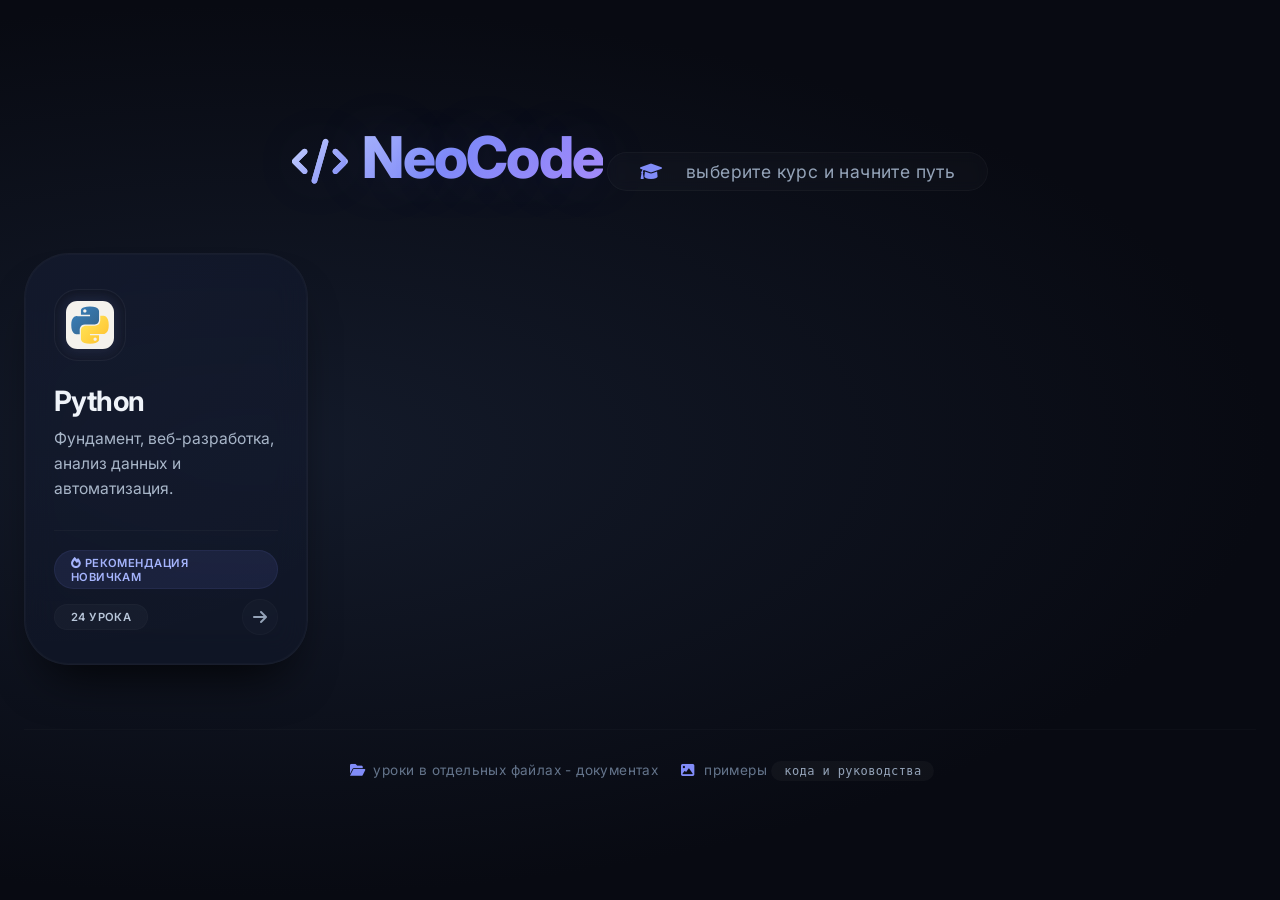
<file: index.html>
<!DOCTYPE html>
<html lang="ru">
<head>
  <meta charset="UTF-8">
  <meta name="viewport" content="width=device-width, initial-scale=1.0">
  <title>NeoCode — главная</title>
  <!-- Google Fonts + Inter -->
  <link rel="preconnect" href="https://fonts.googleapis.com">
  <link rel="preconnect" href="https://fonts.gstatic.com" crossorigin>
  <link href="https://fonts.googleapis.com/css2?family=Inter:opsz,wght@14..32,400;14..32,500;14..32,600;14..32,700;14..32,800&display=swap" rel="stylesheet">
  <!-- Font Awesome 6 (Free) -->
  <link rel="stylesheet" href="https://cdnjs.cloudflare.com/ajax/libs/font-awesome/6.0.0-beta3/css/all.min.css">
  <style>
    /* ===== RESET & BASE ===== */
    * {
      margin: 0;
      padding: 0;
      box-sizing: border-box;
    }

    body {
      font-family: 'Inter', -apple-system, BlinkMacSystemFont, sans-serif;
      background: #080a12;
      background-image: radial-gradient(ellipse at 20% 50%, #141b2b 0%, #080a12 70%);
      min-height: 100vh;
      display: flex;
      flex-direction: column;
      align-items: center;
      justify-content: center;
      padding: 2rem 1.5rem;
      color: #eef2f6;
    }

    /* ===== ГЛАВНЫЙ КОНТЕЙНЕР ===== */
    .app {
      width: 100%;
      max-width: 1360px;
      margin: 0 auto;
      animation: fadeUp 0.7s ease;
    }

    @keyframes fadeUp {
      0% { opacity: 0; transform: translateY(24px); }
      100% { opacity: 1; transform: translateY(0); }
    }

    /* ===== ХЕДЕР ===== */
    .header {
      text-align: center;
      margin-bottom: 3.8rem;
      position: relative;
    }

    .header .brand {
      font-size: 3.6rem;
      font-weight: 800;
      letter-spacing: -0.03em;
      background: linear-gradient(135deg, #c7d2fe 0%, #818cf8 50%, #a78bfa 100%);
      -webkit-background-clip: text;
      background-clip: text;
      color: transparent;
      display: inline-block;
      text-shadow: 0 0 60px rgba(129, 140, 248, 0.15);
    }

    .header .brand i {
      font-size: 2.8rem;
      margin-right: 6px;
      background: linear-gradient(135deg, #c7d2fe, #818cf8);
      -webkit-background-clip: text;
      background-clip: text;
      color: transparent;
    }

    .header .sub {
      font-size: 1.1rem;
      color: #94a3b8;
      margin-top: 0.6rem;
      font-weight: 400;
      letter-spacing: 0.4px;
      background: rgba(255,255,255,0.02);
      backdrop-filter: blur(6px);
      padding: 0.5rem 2rem;
      display: inline-block;
      border-radius: 60px;
      border: 1px solid rgba(255,255,255,0.03);
    }

    .header .sub i {
      margin-right: 18px;
      color: #818cf8;
    }

    /* ===== СЕТКА КАРТОЧЕК ===== */
    .cards-grid {
      display: grid;
      grid-template-columns: repeat(auto-fill, minmax(280px, 1fr));
      gap: 2rem;
      justify-content: center;
    }

    /* ===== КАРТОЧКА ===== */
    .course-card {
      background: rgba(18, 24, 42, 0.6);
      backdrop-filter: blur(16px);
      -webkit-backdrop-filter: blur(16px);
      border-radius: 2.8rem;
      padding: 2.2rem 1.8rem 1.8rem;
      border: 1px solid rgba(255, 255, 255, 0.04);
      box-shadow: 0 30px 50px -24px rgba(0, 0, 0, 0.9), inset 0 0 0 1px rgba(255, 255, 255, 0.02);
      transition: all 0.35s cubic-bezier(0.15, 0.75, 0.3, 1);
      text-decoration: none;
      color: inherit;
      display: flex;
      flex-direction: column;
      height: 100%;
      position: relative;
      cursor: pointer;
      will-change: transform;
      overflow: hidden;
    }

    /* декоративный блик */
    .course-card::before {
      content: '';
      position: absolute;
      top: -50%;
      left: -50%;
      width: 200%;
      height: 200%;
      background: radial-gradient(circle at 30% 20%, rgba(129, 140, 248, 0.03), transparent 60%);
      pointer-events: none;
      transition: 0.5s;
    }

    .course-card:hover::before {
      opacity: 0.6;
    }

    .course-card:hover {
      transform: translateY(-12px) scale(1.01);
      background: rgba(24, 32, 56, 0.75);
      border-color: rgba(129, 140, 248, 0.25);
      box-shadow: 0 50px 70px -28px #000000cc, 0 0 0 1px rgba(129, 140, 248, 0.12), 0 0 40px -12px rgba(129, 140, 248, 0.08);
    }

    /* иконка языка — путь docs/images/icons_lang/ */
    .card-icon {
      width: 72px;
      height: 72px;
      display: flex;
      align-items: center;
      justify-content: center;
      margin-bottom: 1.4rem;
      border-radius: 24px;
      background: rgba(255, 255, 255, 0.02);
      border: 1px solid rgba(255, 255, 255, 0.03);
      transition: 0.3s;
      box-shadow: inset 0 2px 8px rgba(0,0,0,0.3);
      overflow: hidden;
      flex-shrink: 0;
    }

    .card-icon img {
      width: 48px;
      height: 48px;
      object-fit: contain;
      display: block;
      filter: drop-shadow(0 0 6px rgba(129, 140, 248, 0.1));
      transition: 0.3s;
    }

    .course-card:hover .card-icon {
      background: rgba(129, 140, 248, 0.06);
      border-color: rgba(129, 140, 248, 0.15);
      box-shadow: 0 0 30px -8px rgba(129, 140, 248, 0.1);
    }

    .course-card:hover .card-icon img {
      filter: drop-shadow(0 0 12px rgba(129, 140, 248, 0.25));
      transform: scale(1.05);
    }

    .card-title {
      font-size: 1.75rem;
      font-weight: 700;
      letter-spacing: -0.02em;
      color: #f1f5f9;
      margin-bottom: 0.5rem;
    }

    .card-description {
      font-size: 0.98rem;
      line-height: 1.6;
      color: #b9c7da;
      margin-bottom: 1.8rem;
      flex: 1;
      font-weight: 400;
      opacity: 0.9;
    }

    /* нижняя часть */
    .card-footer {
      display: flex;
      align-items: center;
      gap: 0.6rem;
      border-top: 1px solid rgba(255, 255, 255, 0.03);
      padding-top: 1.2rem;
      margin-top: auto;
      flex-wrap: wrap;
    }

    .badge {
      background: rgba(255, 255, 255, 0.03);
      padding: 0.3rem 1rem;
      border-radius: 40px;
      font-size: 0.7rem;
      font-weight: 600;
      color: #b9c7da;
      letter-spacing: 0.04em;
      text-transform: uppercase;
      border: 1px solid rgba(255, 255, 255, 0.02);
    }

    .badge-accent {
      background: rgba(129, 140, 248, 0.1);
      color: #a5b4fc;
      border-color: rgba(129, 140, 248, 0.08);
    }

    .card-arrow {
      margin-left: auto;
      background: rgba(255, 255, 255, 0.02);
      width: 36px;
      height: 36px;
      border-radius: 40px;
      display: flex;
      align-items: center;
      justify-content: center;
      font-size: 1rem;
      transition: all 0.3s;
      color: #94a3b8;
      border: 1px solid rgba(255, 255, 255, 0.02);
    }

    .course-card:hover .card-arrow {
      background: rgba(129, 140, 248, 0.12);
      color: #c7d2fe;
      transform: translateX(6px) scale(1.05);
      border-color: rgba(129, 140, 248, 0.15);
    }

    /* ===== ФУТЕР ===== */
    .footer-note {
      margin-top: 4rem;
      color: #475569;
      font-size: 0.85rem;
      text-align: center;
      letter-spacing: 0.4px;
      border-top: 1px solid rgba(255,255,255,0.02);
      padding-top: 2rem;
      display: flex;
      justify-content: center;
      align-items: center;
      gap: 1.2rem;
      flex-wrap: wrap;
    }

    .footer-note span {
      color: #64748b;
    }

    .footer-note i {
      color: #818cf8;
      margin: 0 4px;
    }

    /* ===== АДАПТИВ ===== */
    @media (max-width: 640px) {
      .header .brand {
        font-size: 2.6rem;
      }
      .header .sub {
        font-size: 0.95rem;
        padding: 0.4rem 1.4rem;
      }
      .card-title {
        font-size: 1.5rem;
      }
      .cards-grid {
        gap: 1.5rem;
      }
      .course-card {
        padding: 1.8rem 1.4rem 1.5rem;
        border-radius: 2.2rem;
      }
      .card-icon {
        width: 60px;
        height: 60px;
      }
      .card-icon img {
        width: 40px;
        height: 40px;
      }
    }

    @media (max-width: 400px) {
      .header .brand {
        font-size: 2rem;
      }
    }

    /* ===== СТИЛИ ДЛЯ ССЫЛОК (ведут на HTML-страницы) ===== */
    .course-card {
      /* ссылка ведёт на внешний файл, но остаётся карточкой */
    }

    /* убираем стандартное подчёркивание */
    .course-card:link,
    .course-card:visited,
    .course-card:hover,
    .course-card:active {
      text-decoration: none;
      color: inherit;
    }

    /* ===== ЭФФЕКТ "МАГНИТ" ДЛЯ КАРТОЧЕК (доп. изюминка) ===== */
    .course-card .glow-ring {
      position: absolute;
      top: -2px;
      left: -2px;
      right: -2px;
      bottom: -2px;
      border-radius: 2.8rem;
      background: transparent;
      pointer-events: none;
      transition: 0.4s;
      z-index: 0;
    }

    .course-card:hover .glow-ring {
      background: radial-gradient(circle at var(--mouse-x, 50%) var(--mouse-y, 50%), rgba(129, 140, 248, 0.06), transparent 60%);
    }
  </style>
</head>
<body>
  <div class="app">

    <!-- ===== ХЕДЕР ===== -->
    <header class="header">
      <div class="brand">
        <i class="fas fa-code"></i> NeoCode
      </div>
      <div class="sub">
        <i class="fas fa-graduation-cap"></i> выберите курс и начните путь
      </div>
    </header>

    <!-- ===== СЕТКА КАРТОЧЕК ===== -->
    <div class="cards-grid">

      <!-- Python -->
      <a href="docs/pages/python.html" class="course-card" data-course="python">
        <div class="card-icon">
          <img src="docs/images/icons_lang/Python-Light.svg" alt="Python" loading="lazy">
        </div>
        <div class="card-title">Python</div>
        <div class="card-description">Фундамент, веб-разработка, анализ данных и автоматизация.</div>
        <div class="card-footer">
          <span class="badge badge-accent"><i class="fas fa-fire"></i> рекомендация новичкам</span>
          <span class="badge">24 урока</span>
          <span class="card-arrow"><i class="fas fa-arrow-right"></i></span>
        </div>
        <div class="glow-ring"></div>
      </a>

      <!-- JavaScript 
      <a href="docs/javascript/index.html" class="course-card" data-course="javascript">
        <div class="card-icon">
          <img src="docs/images/icons_lang/javascript.svg" alt="JavaScript" loading="lazy">
        </div>
        <div class="card-title">JavaScript</div>
        <div class="card-description">Интерактивный фронтенд, асинхронность, React и Node.js.</div>
        <div class="card-footer">
          <span class="badge badge-accent"><i class="fas fa-chart-line"></i> тренд</span>
          <span class="badge">30 уроков</span>
          <span class="card-arrow"><i class="fas fa-arrow-right"></i></span>
        </div>
        <div class="glow-ring"></div>
      </a>-->

      <!-- Java 
      <a href="docs/java/index.html" class="course-card" data-course="java">
        <div class="card-icon">
          <img src="docs/images/icons_lang/java.svg" alt="Java" loading="lazy">
        </div>
        <div class="card-title">Java</div>
        <div class="card-description">ООП, Spring, многопоточность, надёжный бэкенд.</div>
        <div class="card-footer">
          <span class="badge">22 урока</span>
          <span class="card-arrow"><i class="fas fa-arrow-right"></i></span>
        </div>
        <div class="glow-ring"></div>
      </a>-->

      <!-- C++ 
      <a href="docs/cpp/index.html" class="course-card" data-course="cpp">
        <div class="card-icon">
          <img src="docs/images/icons_lang/cpp.svg" alt="C++" loading="lazy">
        </div>
        <div class="card-title">C++</div>
        <div class="card-description">Системное программирование, STL, память, алгоритмы.</div>
        <div class="card-footer">
          <span class="badge">28 уроков</span>
          <span class="card-arrow"><i class="fas fa-arrow-right"></i></span>
        </div>
        <div class="glow-ring"></div>
      </a>-->

      <!-- Go 
      <a href="docs/go/index.html" class="course-card" data-course="go">
        <div class="card-icon">
          <img src="docs/images/icons_lang/go.svg" alt="Go" loading="lazy">
        </div>
        <div class="card-title">Go</div>
        <div class="card-description">Конкурентность, микросервисы, облачные технологии.</div>
        <div class="card-footer">
          <span class="badge badge-accent"><i class="fas fa-rocket"></i> modern</span>
          <span class="badge">18 уроков</span>
          <span class="card-arrow"><i class="fas fa-arrow-right"></i></span>
        </div>
        <div class="glow-ring"></div>
      </a>-->

      <!-- Rust 
      <a href="docs/rust/index.html" class="course-card" data-course="rust">
        <div class="card-icon">
          <img src="docs/images/icons_lang/rust.svg" alt="Rust" loading="lazy">
        </div>
        <div class="card-title">Rust</div>
        <div class="card-description">Безопасная работа с памятью, производительность, парадигмы.</div>
        <div class="card-footer">
          <span class="badge">20 уроков</span>
          <span class="card-arrow"><i class="fas fa-arrow-right"></i></span>
        </div>
        <div class="glow-ring"></div>
      </a>-->

    </div>

    <!-- ===== ФУТЕР ===== -->
    <div class="footer-note">
      <span><i class="fas fa-folder-open"></i> уроки в отдельных файлах - документах</span>
      <span><i class="fas fa-image"></i> примеры <code style="background: rgba(255,255,255,0.03); padding: 0.2rem 0.8rem; border-radius: 20px; font-size: 0.75rem; color: #94a3b8;">кода и руководства</code></span>
    </div>

  </div>

  <!-- ===== СКРИПТ ДЛЯ ЭФФЕКТА "МАГНИТ"===== -->
  <script>
    (function() {
      // Эффект свечения, следующего за курсором (для карточек)
      const cards = document.querySelectorAll('.course-card');
      cards.forEach(card => {
        card.addEventListener('mousemove', (e) => {
          const rect = card.getBoundingClientRect();
          const x = ((e.clientX - rect.left) / rect.width) * 100;
          const y = ((e.clientY - rect.top) / rect.height) * 100;
          card.style.setProperty('--mouse-x', x + '%');
          card.style.setProperty('--mouse-y', y + '%');
        });
      });

    })();
  </script>
</body>
</html>
</file>
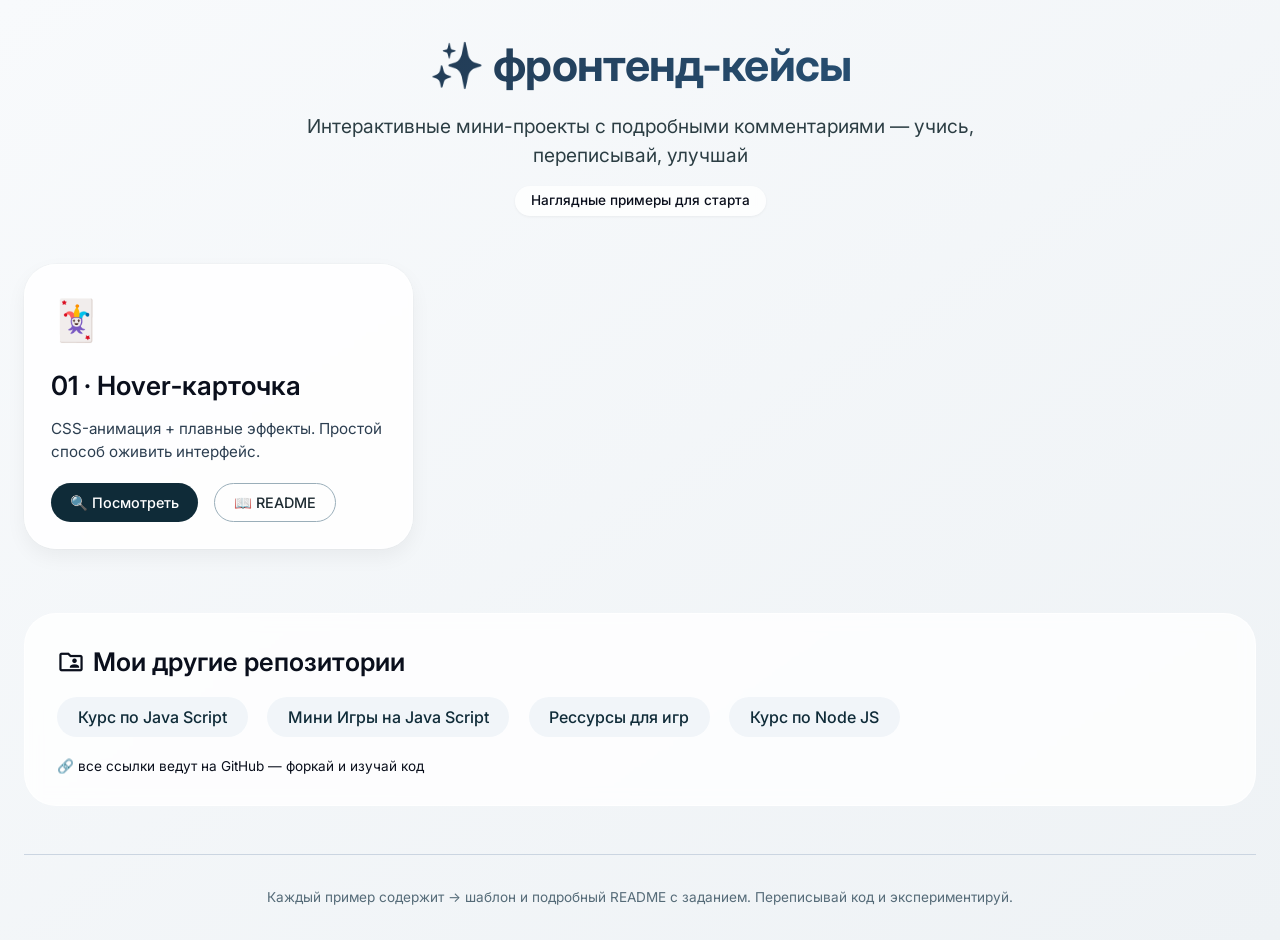
<file: html/index.html>
<!DOCTYPE html>
<html lang="ru">
<head>
    <meta charset="UTF-8">
    <meta name="viewport" content="width=device-width, initial-scale=1.0, viewport-fit=cover">
    <title>Фронтенд-примеры для новичков</title>
    <!-- Google Fonts & Icons -->
    <link href="https://fonts.googleapis.com/css2?family=Inter:opsz,wght@14..32,300;14..32,400;14..32,600;14..32,700&display=swap" rel="stylesheet">
    <link rel="stylesheet" href="https://fonts.googleapis.com/css2?family=Material+Symbols+Outlined:opsz,wght,FILL,GRAD@24,400,0,0" />
    <style>
        * {
            margin: 0;
            padding: 0;
            box-sizing: border-box;
        }

        body {
            font-family: 'Inter', sans-serif;
            background: linear-gradient(145deg, #f8fafc 0%, #eef2f5 100%);
            color: #0a0f1c;
            line-height: 1.5;
            padding: 2rem 1.5rem;
        }

        .container {
            max-width: 1300px;
            margin: 0 auto;
        }

        /* Header */
        .hero {
            text-align: center;
            margin-bottom: 3rem;
        }

        .hero h1 {
            font-size: 2.8rem;
            font-weight: 700;
            background: linear-gradient(135deg, #1e2b3c, #2b5f8a);
            background-clip: text;
            -webkit-background-clip: text;
            color: transparent;
            letter-spacing: -0.02em;
        }

        .hero p {
            font-size: 1.2rem;
            color: #2c3e44;
            margin-top: 0.8rem;
            max-width: 700px;
            margin-left: auto;
            margin-right: auto;
        }

        .badge {
            display: inline-block;
            background: #ffffffcc;
            backdrop-filter: blur(4px);
            padding: 0.3rem 1rem;
            border-radius: 40px;
            font-size: 0.85rem;
            font-weight: 500;
            margin-top: 1rem;
            box-shadow: 0 1px 3px rgba(0,0,0,0.05);
        }

        /* Grid карточек */
        .examples-grid {
            display: grid;
            grid-template-columns: repeat(auto-fill, minmax(320px, 1fr));
            gap: 2rem;
            margin: 3rem 0 4rem;
        }

        .card {
            background: rgba(255, 255, 255, 0.85);
            backdrop-filter: blur(2px);
            border-radius: 2rem;
            padding: 1.6rem;
            transition: all 0.25s ease;
            box-shadow: 0 8px 20px rgba(0,0,0,0.05), 0 0 0 1px rgba(0,0,0,0.02);
            border: 1px solid rgba(255,255,255,0.6);
        }

        .card:hover {
            transform: translateY(-6px);
            background: white;
            box-shadow: 0 20px 30px -12px rgba(0,0,0,0.15);
            border-color: #cbd5e1;
        }

        .card-icon {
            font-size: 2.5rem;
            margin-bottom: 1rem;
        }

        .card h3 {
            font-size: 1.65rem;
            font-weight: 600;
            margin-bottom: 0.5rem;
        }

        .card p {
            color: #2c3e50;
            margin: 0.75rem 0;
            font-size: 0.95rem;
        }

        .links {
            display: flex;
            gap: 1rem;
            margin-top: 1.2rem;
            flex-wrap: wrap;
        }

        .btn {
            text-decoration: none;
            font-weight: 500;
            font-size: 0.9rem;
            padding: 0.5rem 1.2rem;
            border-radius: 3rem;
            transition: 0.2s;
            display: inline-flex;
            align-items: center;
            gap: 6px;
        }

        .btn-primary {
            background: #0f2b38;
            color: white;
        }

        .btn-primary:hover {
            background: #1d4b60;
        }

        .btn-outline {
            border: 1px solid #9aaeb9;
            background: transparent;
            color: #1e2b32;
        }

        .btn-outline:hover {
            background: #e9edf2;
            border-color: #2c5f7a;
        }

        /* Секция ссылок на другие репозитории */
        .repo-section {
            background: #ffffffcc;
            backdrop-filter: blur(8px);
            border-radius: 2rem;
            padding: 1.8rem 2rem;
            margin-top: 2rem;
            border: 1px solid rgba(255,255,255,0.7);
        }

        .repo-section h2 {
            font-size: 1.6rem;
            font-weight: 600;
            display: flex;
            align-items: center;
            gap: 8px;
        }

        .repo-list {
            display: flex;
            flex-wrap: wrap;
            gap: 1.2rem;
            margin-top: 1rem;
        }

        .repo-link {
            background: #f1f5f9;
            padding: 0.5rem 1.3rem;
            border-radius: 3rem;
            text-decoration: none;
            color: #0f2b38;
            font-weight: 500;
            transition: 0.2s;
            display: inline-flex;
            align-items: center;
            gap: 8px;
        }

        .repo-link:hover {
            background: #e2e8f0;
            transform: scale(1.02);
        }

        footer {
            text-align: center;
            margin-top: 3rem;
            font-size: 0.85rem;
            color: #556b78;
            border-top: 1px solid #cbd5e1;
            padding-top: 2rem;
        }

        @media (max-width: 640px) {
            body { padding: 1rem; }
            .hero h1 { font-size: 2rem; }
            .examples-grid { gap: 1rem; }
        }
    </style>
</head>
<body>
<div class="container">
    <div class="hero">
        <h1>✨ фронтенд-кейсы</h1>
        <p>Интерактивные мини-проекты с подробными комментариями — учись, переписывай, улучшай</p>
        <div class="badge">Наглядные примеры для старта</div>
    </div>

    <div class="examples-grid">
        <!-- Пример 1 -->
        <div class="card">
            <div class="card-icon">🃏</div>
            <h3>01 · Hover‑карточка</h3>
            <p>CSS-анимация + плавные эффекты. Простой способ оживить интерфейс.</p>
            <div class="links">
                <a href="./examples/01-hover-card/index.html" class="btn btn-primary">🔍 Посмотреть</a>
                <a href="https://github.com/Gabryelf/Html-Base/blob/main/html/examples/01-hover-card/README.md" class="btn btn-outline">📖 README</a>
            </div>
        </div>
        <!-- Пример 2 -->
        
        <!-- Пример 3 -->
        
        <!-- Пример 4 -->
        
        <!-- Пример 5 -->
       
    </div>

    <div class="repo-section">
        <h2><span class="material-symbols-outlined" style="font-size: 28px;">folder_shared</span> Мои другие репозитории</h2>
        <div class="repo-list">
            <a href="https://github.com/Gabryelf/StartCours" class="repo-link" target="_blank">Курс по Java Script</a>
            <a href="https://github.com/Gabryelf/JS-MINI-GAME" class="repo-link" target="_blank">Мини Игры на Java Script</a>
            <a href="https://github.com/Gabryelf/Atlas-Assets" class="repo-link" target="_blank">Рессурсы для игр</a>
            <a href="https://github.com/Gabryelf/Node-Course" class="repo-link" target="_blank">Курс по Node JS</a>
        </div>
        <p style="margin-top: 1.2rem; font-size: 0.85rem;">🔗 все ссылки ведут на GitHub — форкай и изучай код</p>
    </div>
    <footer>
        Каждый пример содержит → шаблон и подробный README с заданием. Переписывай код и экспериментируй.
    </footer>
</div>
</body>
</html>
</file>
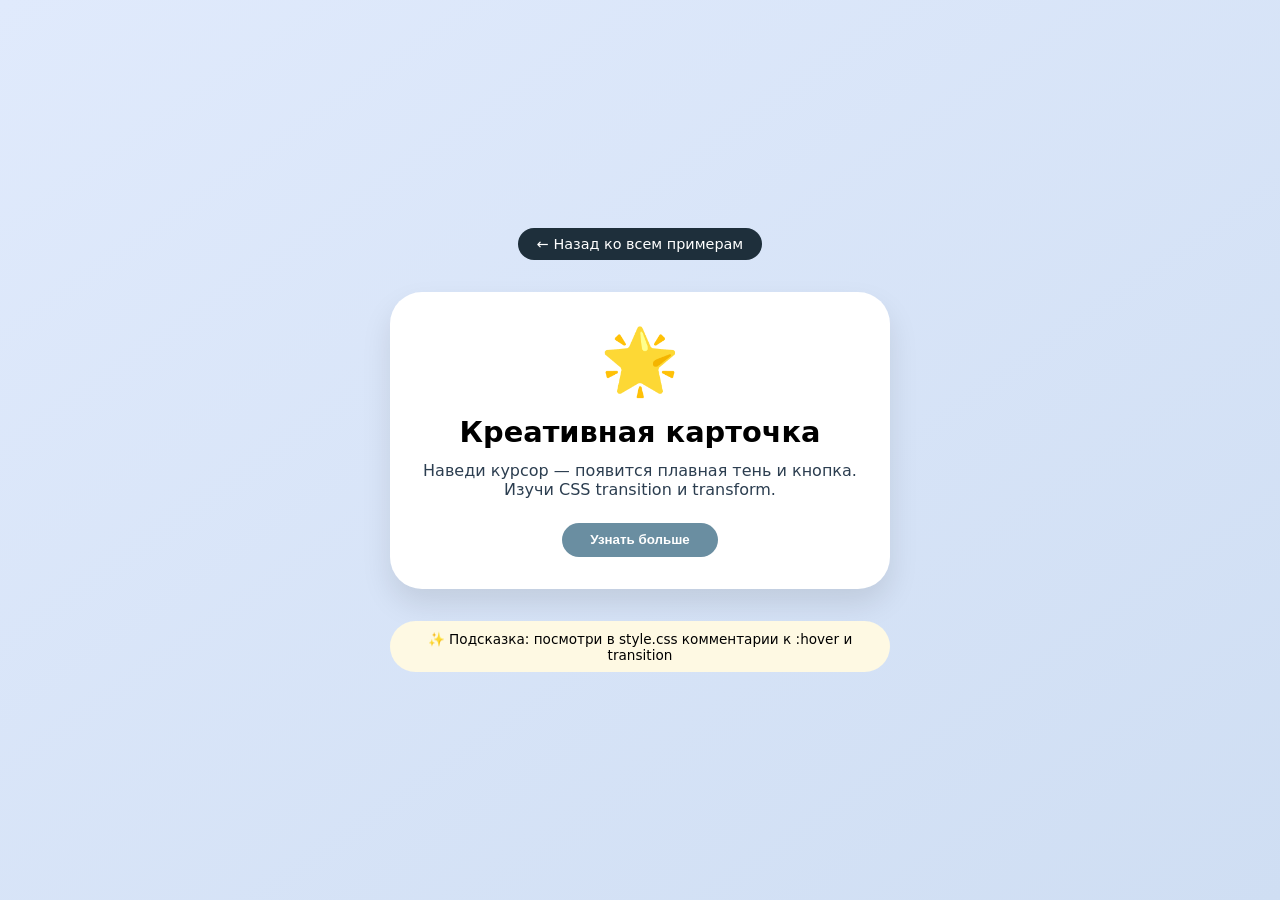
<file: examples/01-hover-card/index.html>
<!DOCTYPE html>
<html lang="ru">
<head>
    <meta charset="UTF-8">
    <meta name="viewport" content="width=device-width, initial-scale=1.0">
    <title>Hover-карточка | пример</title>
    <link rel="stylesheet" href="style.css">
</head>
<body>
    <div class="wrapper">
        <a href="../../index.html" class="back-button">← Назад ко всем примерам</a>
        <div class="card">
            <div class="card__image">🌟</div>
            <h2>Креативная карточка</h2>
            <p>Наведи курсор — появится плавная тень и кнопка. Изучи CSS transition и transform.</p>
            <button class="card__btn">Узнать больше</button>
        </div>
        <div class="note">✨ Подсказка: посмотри в style.css комментарии к :hover и transition</div>
    </div>
</body>
</html>
</file>
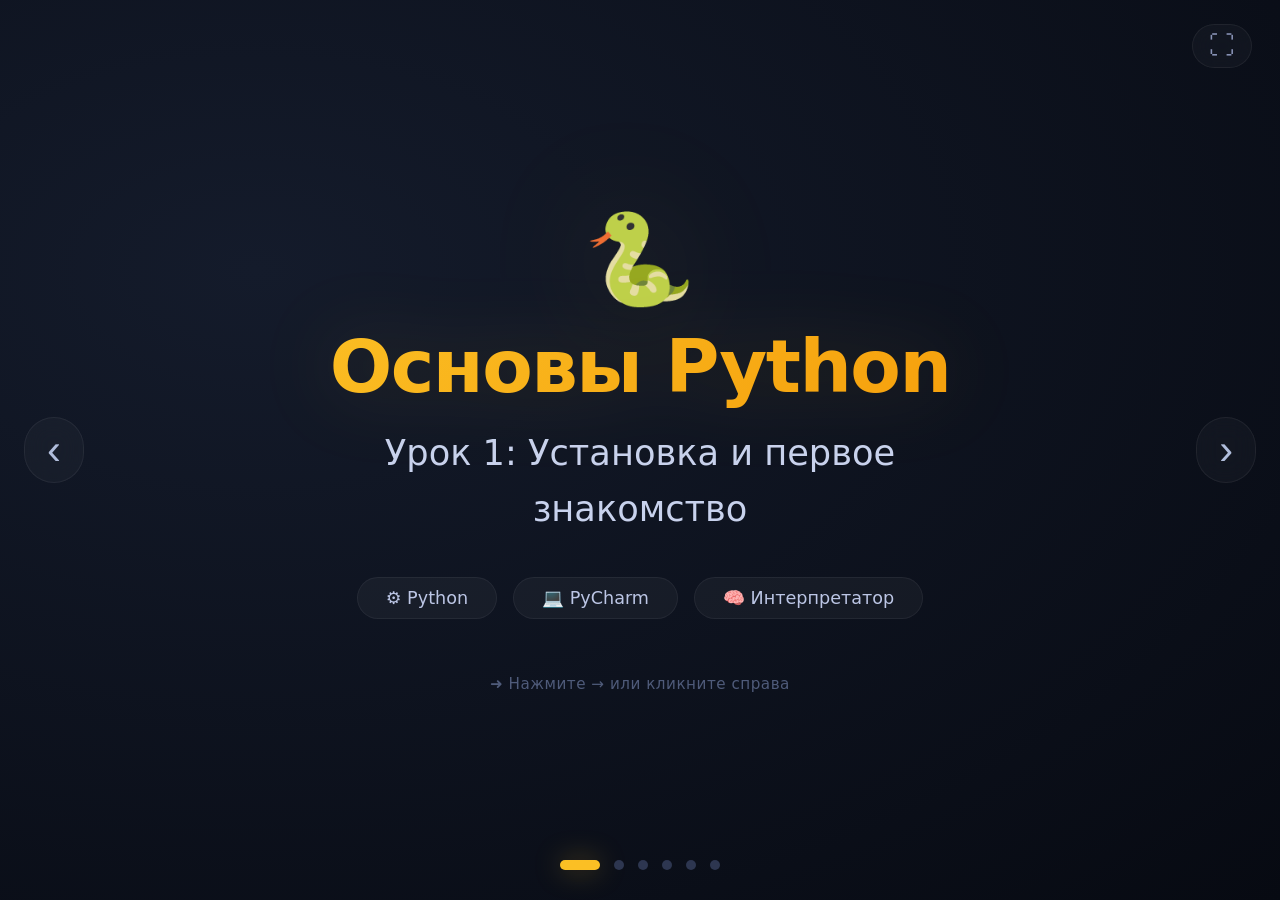
<file: docs/metodic/py-1.html>
<!DOCTYPE html>
<html lang="ru">
<head>
    <meta charset="UTF-8">
    <meta name="viewport" content="width=device-width, initial-scale=1.0">
    <title>Урок Python — Современная презентация</title>
    <style>
        /* ===== БАЗА ===== */
        * {
            margin: 0;
            padding: 0;
            box-sizing: border-box;
        }

        body {
            font-family: 'Inter', 'Segoe UI', system-ui, -apple-system, sans-serif;
            background: #080b14;
            color: #f0f4ff;
            height: 100vh;
            overflow: hidden;
            display: flex;
            justify-content: center;
            align-items: center;
        }

        /* ===== КОНТЕЙНЕР ===== */
        .presentation-container {
            width: 100vw;
            height: 100vh;
            position: relative;
            background: radial-gradient(ellipse at 20% 30%, #141b2b, #070a12);
            display: flex;
            flex-direction: column;
            overflow: hidden;
        }

        /* ===== СЛАЙДЫ ===== */
        .slides-wrapper {
            flex: 1;
            position: relative;
            overflow: hidden;
        }

        .slide {
            position: absolute;
            top: 0;
            left: 0;
            width: 100%;
            height: 100%;
            display: flex;
            flex-direction: column;
            justify-content: center;
            align-items: center;
            padding: 40px 80px;
            opacity: 0;
            transform: scale(0.96) translateY(20px);
            transition: all 0.7s cubic-bezier(0.23, 1, 0.32, 1);
            pointer-events: none;
            text-align: center;
            will-change: transform, opacity;
        }

        .slide.active {
            opacity: 1;
            transform: scale(1) translateY(0);
            pointer-events: all;
            z-index: 10;
        }

        /* ===== ТЕКСТ ===== */
        h1 {
            font-size: 4.6rem;
            font-weight: 700;
            background: linear-gradient(135deg, #fbbf24, #f59e0b);
            -webkit-background-clip: text;
            -webkit-text-fill-color: transparent;
            margin-bottom: 16px;
            letter-spacing: -1.5px;
            filter: drop-shadow(0 0 40px rgba(251, 191, 36, 0.15));
        }

        h2 {
            font-size: 3.2rem;
            font-weight: 600;
            margin-bottom: 20px;
            color: #e8edff;
            letter-spacing: -0.5px;
        }

        .subtitle {
            font-size: 1.5rem;
            color: #94a3c7;
            font-weight: 400;
            max-width: 720px;
            line-height: 1.6;
        }

        .glow-text {
            color: #fbbf24;
            text-shadow: 0 0 30px rgba(251, 191, 36, 0.2);
        }

        /* ===== СТЕКЛЯННЫЕ КАРТОЧКИ ===== */
        .glass {
            background: rgba(255, 255, 255, 0.04);
            backdrop-filter: blur(16px) saturate(180%);
            -webkit-backdrop-filter: blur(16px) saturate(180%);
            border: 1px solid rgba(255, 255, 255, 0.06);
            border-radius: 28px;
            box-shadow: 0 20px 60px rgba(0, 0, 0, 0.6), inset 0 1px 0 rgba(255, 255, 255, 0.05);
        }

        /* ===== ДИАГРАММА ===== */
        .diagram {
            display: flex;
            align-items: center;
            justify-content: center;
            gap: 28px;
            flex-wrap: wrap;
            margin-top: 24px;
            width: 100%;
            max-width: 1100px;
        }

        .diagram-box {
            composes: glass;
            padding: 28px 32px;
            min-width: 170px;
            text-align: center;
            transition: all 0.3s ease;
            border-color: rgba(255, 255, 255, 0.04);
        }

        .diagram-box .icon {
            font-size: 3.8rem;
            margin-bottom: 10px;
            display: block;
            filter: drop-shadow(0 0 20px rgba(255, 255, 255, 0.05));
        }

        .diagram-box .label {
            font-size: 1.2rem;
            font-weight: 600;
            color: #d6def5;
        }

        .diagram-box .desc {
            font-size: 0.9rem;
            color: #7b89b0;
            margin-top: 4px;
        }

        .diagram-box.highlight {
            border-color: rgba(251, 191, 36, 0.3);
            background: rgba(251, 191, 36, 0.06);
            box-shadow: 0 0 40px rgba(251, 191, 36, 0.05);
        }

        .arrow {
            font-size: 2.8rem;
            color: #fbbf24;
            animation: arrowPulse 1.8s infinite ease-in-out;
            filter: drop-shadow(0 0 16px rgba(251, 191, 36, 0.2));
        }

        @keyframes arrowPulse {
            0% { transform: translateX(0); opacity: 0.5; }
            50% { transform: translateX(14px); opacity: 1; }
            100% { transform: translateX(0); opacity: 0.5; }
        }

        /* ===== IDE GRID ===== */
        .ide-grid {
            display: grid;
            grid-template-columns: 1fr 1fr;
            gap: 24px;
            width: 100%;
            max-width: 960px;
            margin-top: 16px;
        }

        .ide-feature {
            composes: glass;
            padding: 26px 24px;
            text-align: left;
            border-left: 3px solid #fbbf24;
            transition: all 0.3s ease;
        }

        .ide-feature:hover {
            transform: translateY(-4px);
            border-color: #f59e0b;
        }

        .ide-feature .feat-icon {
            font-size: 2rem;
            margin-right: 12px;
        }

        .ide-feature h3 {
            font-size: 1.4rem;
            font-weight: 500;
            color: #eef3ff;
            display: inline-block;
        }

        .ide-feature p {
            color: #8d9ac7;
            margin-top: 8px;
            font-size: 1rem;
            line-height: 1.5;
        }

        /* ===== КОД ===== */
        .code-block {
            background: #0d111c;
            padding: 20px 32px;
            border-radius: 18px;
            font-family: 'JetBrains Mono', 'Fira Code', monospace;
            font-size: 1.5rem;
            color: #d4def7;
            border: 1px solid #1e2638;
            margin: 16px 0;
            text-align: left;
            width: fit-content;
            box-shadow: inset 0 4px 20px rgba(0, 0, 0, 0.6);
        }
        .code-block .kw { color: #c792ea; }
        .code-block .fn { color: #82aaff; }
        .code-block .str { color: #c3e88d; }
        .code-block .cm { color: #546e7a; font-style: italic; }
        .code-block .num { color: #f78c6c; }

        /* ===== БЭЙДЖИ ===== */
        .badge {
            background: rgba(255, 255, 255, 0.04);
            padding: 10px 28px;
            border-radius: 60px;
            border: 1px solid rgba(255, 255, 255, 0.06);
            font-size: 1.1rem;
            color: #bcc6e5;
            backdrop-filter: blur(4px);
        }

        /* ===== ИНДИКАТОРЫ ===== */
        .slide-counter {
            position: absolute;
            bottom: 30px;
            left: 0;
            width: 100%;
            display: flex;
            justify-content: center;
            gap: 14px;
            z-index: 20;
        }

        .dot {
            width: 10px;
            height: 10px;
            border-radius: 20px;
            background: #2d3650;
            transition: all 0.5s cubic-bezier(0.23, 1, 0.32, 1);
            cursor: pointer;
            border: none;
            outline: none;
        }
        .dot.active {
            background: #fbbf24;
            width: 40px;
            box-shadow: 0 0 28px rgba(251, 191, 36, 0.35);
        }

        /* ===== НАВИГАЦИЯ ===== */
        .nav-btn {
            position: absolute;
            top: 50%;
            transform: translateY(-50%);
            z-index: 30;
            background: rgba(255, 255, 255, 0.03);
            border: 1px solid rgba(255, 255, 255, 0.06);
            color: #b0bddb;
            font-size: 2.6rem;
            padding: 8px 22px;
            border-radius: 60px;
            cursor: pointer;
            backdrop-filter: blur(12px);
            transition: all 0.25s ease;
            user-select: none;
            font-weight: 300;
        }
        .nav-btn:hover {
            background: rgba(251, 191, 36, 0.08);
            border-color: #fbbf24;
            color: #fbbf24;
            box-shadow: 0 0 30px rgba(251, 191, 36, 0.05);
        }
        .nav-left { left: 24px; }
        .nav-right { right: 24px; }

        /* ===== FULLSCREEN КНОПКА ===== */
        .fs-btn {
            position: absolute;
            top: 24px;
            right: 28px;
            z-index: 40;
            background: rgba(255, 255, 255, 0.03);
            border: 1px solid rgba(255, 255, 255, 0.06);
            color: #8892b5;
            font-size: 1.6rem;
            padding: 8px 16px;
            border-radius: 40px;
            cursor: pointer;
            backdrop-filter: blur(12px);
            transition: all 0.25s ease;
            font-family: inherit;
            line-height: 1;
        }
        .fs-btn:hover {
            background: rgba(255, 255, 255, 0.07);
            color: #f0f4ff;
            border-color: rgba(255, 255, 255, 0.15);
        }

        /* ===== АНИМАЦИИ ПОЯВЛЕНИЯ ===== */
        .slide.active .diagram-box,
        .slide.active .ide-feature,
        .slide.active .code-block,
        .slide.active .badge,
        .slide.active .glass-card {
            animation: fadeUp 0.7s ease forwards;
            opacity: 0;
        }
        .slide.active .diagram-box:nth-child(1) { animation-delay: 0.05s; }
        .slide.active .diagram-box:nth-child(2) { animation-delay: 0.2s; }
        .slide.active .diagram-box:nth-child(3) { animation-delay: 0.35s; }
        .slide.active .ide-feature:nth-child(1) { animation-delay: 0.1s; }
        .slide.active .ide-feature:nth-child(2) { animation-delay: 0.25s; }
        .slide.active .ide-feature:nth-child(3) { animation-delay: 0.4s; }
        .slide.active .ide-feature:nth-child(4) { animation-delay: 0.55s; }

        @keyframes fadeUp {
            0% { opacity: 0; transform: translateY(24px) scale(0.97); }
            100% { opacity: 1; transform: translateY(0) scale(1); }
        }

        /* ===== АДАПТИВ ===== */
        @media (max-width: 900px) {
            .slide { padding: 30px 32px; }
            h1 { font-size: 3.2rem; }
            h2 { font-size: 2.4rem; }
            .subtitle { font-size: 1.2rem; }
            .diagram { gap: 14px; }
            .arrow { font-size: 2rem; }
            .ide-grid { grid-template-columns: 1fr; }
            .nav-btn { font-size: 1.8rem; padding: 4px 14px; }
            .nav-left { left: 12px; }
            .nav-right { right: 12px; }
            .code-block { font-size: 1.2rem; padding: 14px 20px; }
            .fs-btn { top: 16px; right: 16px; font-size: 1.2rem; padding: 6px 12px; }
        }

        @media (max-width: 500px) {
            h1 { font-size: 2.4rem; }
            h2 { font-size: 1.8rem; }
            .diagram-box { padding: 18px 16px; min-width: 120px; }
            .diagram-box .icon { font-size: 2.6rem; }
        }
    </style>
</head>
<body>

<div class="presentation-container" id="app">

    <!-- КНОПКА FULLSCREEN -->
    <button class="fs-btn" id="fsBtn" title="Полноэкранный режим">⛶</button>

    <!-- СЛАЙДЫ -->
    <div class="slides-wrapper" id="slidesWrapper">

        <!-- СЛАЙД 0: Вступление -->
        <div class="slide active" data-index="0">
            <div style="max-width: 820px;">
                <div style="font-size: 5.6rem; margin-bottom: 12px; filter: drop-shadow(0 0 60px rgba(251,191,36,0.15));">🐍</div>
                <h1>Основы Python</h1>
                <p class="subtitle" style="font-size: 2.2rem; font-weight: 300; color: #c8d2ed;">
                    Урок 1: Установка и первое знакомство
                </p>
                <div style="margin-top: 40px; display: flex; gap: 16px; justify-content: center; flex-wrap: wrap;">
                    <span class="badge">⚙️ Python</span>
                    <span class="badge">💻 PyCharm</span>
                    <span class="badge">🧠 Интерпретатор</span>
                </div>
                <div style="margin-top: 56px; color: #4f5b7a; font-size: 0.95rem; letter-spacing: 0.5px;">
                    ➜  Нажмите → или кликните справа
                </div>
            </div>
        </div>

        <!-- СЛАЙД 1: Интерпретатор -->
        <div class="slide" data-index="1">
            <h2>🔁 Как работает Python?</h2>
            <p class="subtitle" style="margin-bottom: 28px;">Интерпретатор — это «переводчик» между кодом и компьютером</p>

            <div class="diagram">
                <div class="diagram-box">
                    <span class="icon">📄</span>
                    <div class="label">Ваш код</div>
                    <div class="desc"><span style="font-family: monospace; color: #a5b4d9;">print("Hi")</span></div>
                </div>

                <div class="arrow">➡️</div>

                <div class="diagram-box highlight">
                    <span class="icon">⚡</span>
                    <div class="label">Интерпретатор</div>
                    <div class="desc">Читает и выполняет<br>построчно</div>
                </div>

                <div class="arrow">➡️</div>

                <div class="diagram-box">
                    <span class="icon">🖥️</span>
                    <div class="label">Результат</div>
                    <div class="desc"><span style="font-family: monospace; color: #69c4a0;">Hi</span></div>
                </div>
            </div>

            <div style="margin-top: 32px; background: rgba(255,255,255,0.02); padding: 12px 32px; border-radius: 60px; border: 1px solid rgba(255,255,255,0.04); backdrop-filter: blur(4px);">
                <span style="color: #fbbf24;">Код</span> <span style="color: #5a6a8a;">→</span> <span style="color: #82aaff;">Интерпретатор</span> <span style="color: #5a6a8a;">→</span> <span style="color: #69c4a0;">Вывод</span>
            </div>
        </div>

        <!-- СЛАЙД 2: Установка Python -->
        <div class="slide" data-index="2">
            <h2>📥 Установка Python</h2>
            <div class="diagram" style="gap: 16px;">
                <div class="diagram-box" style="min-width: 140px;">
                    <span class="icon">🌐</span>
                    <div class="label">python.org</div>
                    <div class="desc">Скачай установщик</div>
                </div>
                <div class="arrow" style="animation-duration: 1.2s;">⬇️</div>
                <div class="diagram-box" style="min-width: 140px; border-color: rgba(76, 175, 80, 0.3);">
                    <span class="icon">✅</span>
                    <div class="label">Галочка</div>
                    <div class="desc"><span style="color: #81c784;">Add to PATH</span></div>
                </div>
                <div class="arrow" style="animation-duration: 1.2s;">⬇️</div>
                <div class="diagram-box" style="min-width: 140px;">
                    <span class="icon">🎯</span>
                    <div class="label">Установка</div>
                    <div class="desc">Жми Install Now</div>
                </div>
            </div>
            <div style="margin-top: 28px; background: rgba(251, 191, 36, 0.06); padding: 14px 32px; border-radius: 60px; border: 1px solid rgba(251, 191, 36, 0.12);">
                💡 <span style="color: #d6def5;">Самое важное — не пропустить <strong style="color: #fbbf24;">PATH</strong>!</span>
            </div>
        </div>

        <!-- СЛАЙД 3: IDE + PyCharm -->
        <div class="slide" data-index="3">
            <h2>🛠️ IDE — среда разработки</h2>
            <p class="subtitle" style="margin-bottom: 20px;">PyCharm — это как «умный редактор» для кода</p>

            <div class="ide-grid">
                <div class="ide-feature">
                    <div><span class="feat-icon">🎨</span> <h3>Подсветка</h3></div>
                    <p>Код становится цветным — ошибки видно сразу</p>
                    <div class="code-block" style="font-size: 0.95rem; margin-top: 12px; width: 100%;">
                        <span class="kw">def</span> <span class="fn">greet</span>():<br>
                        &nbsp;&nbsp;&nbsp;&nbsp;<span class="kw">print</span>(<span class="str">"Hello"</span>) <span class="cm"># зелено</span>
                    </div>
                </div>
                <div class="ide-feature">
                    <div><span class="feat-icon">💡</span> <h3>Подсказки</h3></div>
                    <p>IDE предлагает варианты, пока вы печатаете</p>
                    <div style="background: #0a0e17; padding: 14px 18px; border-radius: 14px; margin-top: 12px; font-family: monospace; color: #7b89b0; border: 1px solid #1a2233;">
                        print( <span style="color: #fbbf24;">|</span>  )  ← автодополнение
                    </div>
                </div>
                <div class="ide-feature">
                    <div><span class="feat-icon">🐛</span> <h3>Отладка</h3></div>
                    <p>Шаг за шагом смотрите, что происходит внутри кода</p>
                </div>
                <div class="ide-feature">
                    <div><span class="feat-icon">📁</span> <h3>Проекты</h3></div>
                    <p>Все файлы в одном окне — удобно и чисто</p>
                </div>
            </div>
        </div>

        <!-- СЛАЙД 4: Первая программа -->
        <div class="slide" data-index="4">
            <h2>🚀 Первая программа</h2>
            <div style="display: flex; gap: 32px; align-items: center; flex-wrap: wrap; justify-content: center; margin-top: 8px;">
                <div class="glass" style="padding: 28px 40px; border-color: rgba(255,255,255,0.04);">
                    <div style="font-family: 'JetBrains Mono', monospace; font-size: 1.8rem; text-align: left; color: #d4def7;">
                        <span class="kw" style="color: #c792ea;">print</span>(<span class="str" style="color: #c3e88d;">"Привет, мир!"</span>)
                    </div>
                </div>
                <div style="font-size: 3.2rem; color: #fbbf24; filter: drop-shadow(0 0 20px rgba(251,191,36,0.2));">➡️</div>
                <div class="glass" style="padding: 24px 44px; border-color: rgba(105, 196, 160, 0.15); background: rgba(105, 196, 160, 0.03);">
                    <span style="font-size: 1.8rem; color: #69c4a0;">Привет, мир!</span>
                </div>
            </div>
            <p class="subtitle" style="margin-top: 32px; font-size: 1.2rem; color: #94a3c7;">
                Запуск: зелёная кнопка ▶️ в PyCharm
            </p>
        </div>

        <!-- СЛАЙД 5: Итог -->
        <div class="slide" data-index="5">
            <h1 style="font-size: 4rem;">🎯 Итог урока</h1>
            <div style="display: grid; grid-template-columns: 1fr 1fr; gap: 24px; max-width: 680px; width: 100%; margin-top: 24px;">
                <div class="glass" style="padding: 28px 20px; border-bottom: 3px solid #fbbf24;">
                    <div style="font-size: 2.8rem;">🐍</div>
                    <h3 style="font-size: 1.4rem; font-weight: 500; color: #e8edff;">Python установлен</h3>
                    <p style="color: #7b89b0; margin-top: 4px;">Интерпретатор готов</p>
                </div>
                <div class="glass" style="padding: 28px 20px; border-bottom: 3px solid #69c4a0;">
                    <div style="font-size: 2.8rem;">💻</div>
                    <h3 style="font-size: 1.4rem; font-weight: 500; color: #e8edff;">PyCharm готов</h3>
                    <p style="color: #7b89b0; margin-top: 4px;">Среда для кода</p>
                </div>
            </div>
            <p style="margin-top: 40px; font-size: 1.3rem; color: #8d9ac7;">
                В следующем уроке напишем настоящую программу!
            </p>
        </div>

    </div>

    <!-- НАВИГАЦИЯ -->
    <button class="nav-btn nav-left" id="prevBtn">‹</button>
    <button class="nav-btn nav-right" id="nextBtn">›</button>

    <!-- ИНДИКАТОРЫ -->
    <div class="slide-counter" id="counter">
        <button class="dot active" data-index="0"></button>
        <button class="dot" data-index="1"></button>
        <button class="dot" data-index="2"></button>
        <button class="dot" data-index="3"></button>
        <button class="dot" data-index="4"></button>
        <button class="dot" data-index="5"></button>
    </div>
</div>

<script>
    (function() {
        const slides = document.querySelectorAll('.slide');
        const dots = document.querySelectorAll('.dot');
        const prevBtn = document.getElementById('prevBtn');
        const nextBtn = document.getElementById('nextBtn');
        const fsBtn = document.getElementById('fsBtn');
        const container = document.getElementById('app');
        let current = 0;
        const total = slides.length;

        function goTo(index) {
            if (index < 0) index = 0;
            if (index >= total) index = total - 1;
            slides.forEach((slide, i) => slide.classList.toggle('active', i === index));
            dots.forEach((dot, i) => dot.classList.toggle('active', i === index));
            current = index;
        }

        function next() { goTo(current + 1); }
        function prev() { goTo(current - 1); }

        // Кнопки
        nextBtn.addEventListener('click', next);
        prevBtn.addEventListener('click', prev);

        // Клик по слайду (правая/левая половина)
        document.getElementById('slidesWrapper').addEventListener('click', (e) => {
            const rect = e.currentTarget.getBoundingClientRect();
            const x = e.clientX - rect.left;
            if (x > rect.width * 0.7) next();
            else if (x < rect.width * 0.3) prev();
        });

        // Точки
        dots.forEach((dot) => {
            dot.addEventListener('click', () => goTo(parseInt(dot.dataset.index)));
        });

        // Клавиши
        document.addEventListener('keydown', (e) => {
            if (e.key === 'ArrowRight' || e.key === ' ') { e.preventDefault(); next(); }
            else if (e.key === 'ArrowLeft') { e.preventDefault(); prev(); }
            else if (e.key === 'f' || e.key === 'F') { toggleFS(); }
        });

        // Fullscreen
        function toggleFS() {
            if (!document.fullscreenElement) {
                document.documentElement.requestFullscreen?.();
            } else {
                document.exitFullscreen?.();
            }
        }
        fsBtn.addEventListener('click', toggleFS);

        // Старт
        goTo(0);
    })();
</script>

</body>
</html>
</file>
<file: examples/01-hover-card/style.css>
/* Базовые стили и центрирование */
* {
    margin: 0;
    padding: 0;
    box-sizing: border-box;
}

body {
    font-family: system-ui, 'Segoe UI', 'Inter', sans-serif;
    background: linear-gradient(145deg, #e0eafc 0%, #cfdef3 100%);
    min-height: 100vh;
    display: flex;
    align-items: center;
    justify-content: center;
}

.wrapper {
    max-width: 500px;
    margin: 2rem;
    text-align: center;
}

/* Кнопка "назад" — обязательный элемент */
.back-button {
    display: inline-block;
    margin-bottom: 2rem;
    background: #1e2f3b;
    color: white;
    padding: 0.5rem 1.2rem;
    border-radius: 40px;
    text-decoration: none;
    font-size: 0.9rem;
    transition: 0.2s;
}
.back-button:hover {
    background: #0f1f2a;
}

/* ---------- HOVER КАРТОЧКА ---------- */
.card {
    background: white;
    border-radius: 2rem;
    padding: 2rem 1.8rem;
    box-shadow: 0 15px 30px rgba(0,0,0,0.1);
    transition: all 0.3s cubic-bezier(0.2, 0.9, 0.4, 1.1); /* плавное покачивание */
    cursor: pointer;
}

/* Эффект при наведении: увеличиваем, меняем тень */
.card:hover {
    transform: translateY(-12px) scale(1.02);
    box-shadow: 0 30px 40px -12px rgba(0,0,0,0.25);
}

.card__image {
    font-size: 4rem;
    margin-bottom: 1rem;
    transition: transform 0.2s;
}

.card:hover .card__image {
    transform: rotate(5deg) scale(1.1);  /* дополнительный эффект на иконку */
}

.card h2 {
    font-size: 1.8rem;
    margin-bottom: 0.75rem;
}

.card p {
    color: #2c3e50;
    margin-bottom: 1.5rem;
}

.card__btn {
    background: #2c5f7a;
    border: none;
    color: white;
    padding: 0.6rem 1.8rem;
    border-radius: 3rem;
    font-weight: 600;
    opacity: 0.7;
    transition: opacity 0.25s, transform 0.15s;
    cursor: pointer;
}

/* кнопка появляется ярче только при наведении на саму карточку */
.card:hover .card__btn {
    opacity: 1;
    transform: scale(1.02);
}

.note {
    margin-top: 2rem;
    background: #fef9e3;
    padding: 0.6rem;
    border-radius: 2rem;
    font-size: 0.85rem;
}
</file>
